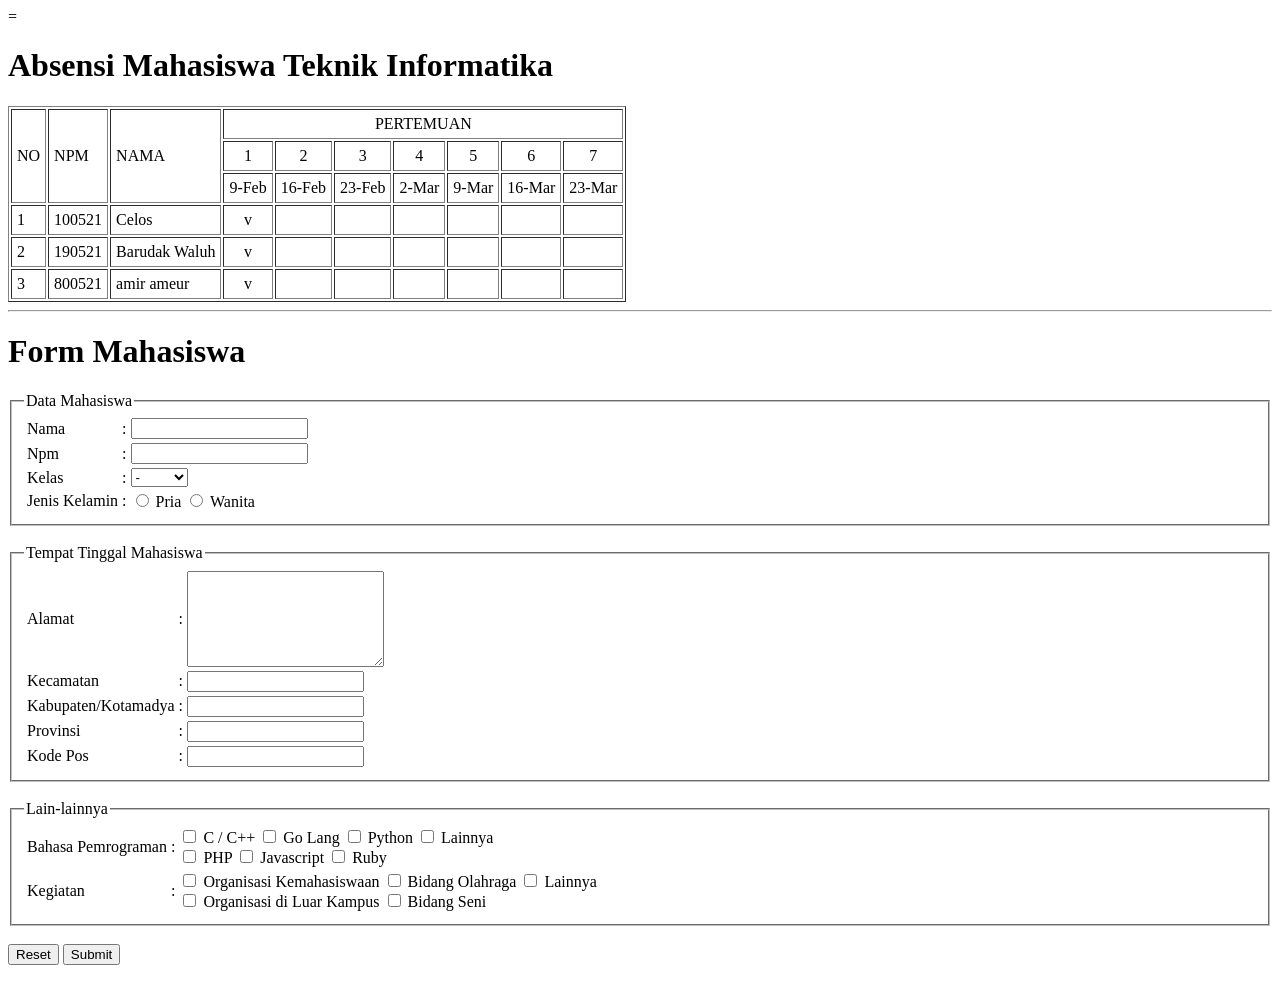
<file: TugasPraktikum2/prak.1.html>
=<!DOCTYPE html>
<html lang="id">
<head>
    <meta charset="UTF-8">
    <meta name="viewport" content="width=device-width, initial-scale=1.0">
    <title>Latihan HTML Mahasiswa</title>
</head>
<body>

    <h1>Absensi Mahasiswa Teknik Informatika</h1>

    <table border="1" cellspacing="2" cellpadding="5">
        <tr>
            <td rowspan="3">NO</td>
            <td rowspan="3">NPM</td>
            <td rowspan="3">NAMA</td>
            <td colspan="7" align="center">PERTEMUAN</td>
        </tr>
        <tr align="center">
            <td>1</td>
            <td>2</td>
            <td>3</td>
            <td>4</td>
            <td>5</td>
            <td>6</td>
            <td>7</td>
        </tr>
        <tr align="center">
            <td>9-Feb</td>
            <td>16-Feb</td>
            <td>23-Feb</td>
            <td>2-Mar</td>
            <td>9-Mar</td>
            <td>16-Mar</td>
            <td>23-Mar</td>
        </tr>
        <tr>
            <td>1</td>
            <td>100521</td>
            <td>Celos</td>
            <td align="center">v</td>
            <td></td>
            <td></td>
            <td></td>
            <td></td>
            <td></td>
            <td></td>
        </tr>
        <tr>
            <td>2</td>
            <td>190521</td>
            <td>Barudak Waluh</td>
            <td align="center">v</td>
            <td></td>
            <td></td>
            <td></td>
            <td></td>
            <td></td>
            <td></td>
        </tr>
        <tr>
            <td>3</td>
            <td>800521</td>
            <td>amir ameur</td>
            <td align="center">v</td>
            <td></td>
            <td></td>
            <td></td>
            <td></td>
            <td></td>
            <td></td>
        </tr>
    </table>

    <hr>

    <h1>Form Mahasiswa</h1>

    <form action="#" method="post">

        <fieldset>
            <legend>Data Mahasiswa</legend>

            <table>
                <tr>
                    <td><label for="nama">Nama</label></td>
                    <td>:</td>
                    <td>
                        <input type="text" id="nama" name="nama">
                    </td>
                </tr>
                <tr>
                    <td><label for="npm">Npm</label></td>
                    <td>:</td>
                    <td>
                        <input type="text" id="npm" name="npm">
                    </td>
                </tr>
                <tr>
                    <td><label for="kelas">Kelas</label></td>
                    <td>:</td>
                    <td>
                        <select id="kelas" name="kelas">
                            <option value="">-</option>
                            <option value="IF A">IF A</option>
                            <option value="IF B">IF B</option>
                            <option value="IF C">IF C</option>
                            <option value="IF NR">IF NR</option>
                        </select>
                    </td>
                </tr>
                <tr>
                    <td>Jenis Kelamin</td>
                    <td>:</td>
                    <td>
                        <input type="radio" id="pria"
                               name="jenis_kelamin" value="Pria">
                        <label for="pria">Pria</label>

                        <input type="radio" id="wanita"
                               name="jenis_kelamin" value="Wanita">
                        <label for="wanita">Wanita</label>
                    </td>
                </tr>
            </table>
        </fieldset>

        <br>

        <fieldset>
            <legend>Tempat Tinggal Mahasiswa</legend>

            <table>
                <tr>
                    <td><label for="alamat">Alamat</label></td>
                    <td>:</td>
                    <td>
                        <textarea id="alamat" name="alamat"
                                  rows="6" cols="22"></textarea>
                    </td>
                </tr>
                <tr>
                    <td><label for="kecamatan">Kecamatan</label></td>
                    <td>:</td>
                    <td>
                        <input type="text" id="kecamatan"
                               name="kecamatan">
                    </td>
                </tr>
                <tr>
                    <td><label for="kabupaten">Kabupaten/Kotamadya</label></td>
                    <td>:</td>
                    <td>
                        <input type="text" id="kabupaten"
                               name="kabupaten">
                    </td>
                </tr>
                <tr>
                    <td><label for="provinsi">Provinsi</label></td>
                    <td>:</td>
                    <td>
                        <input type="text" id="provinsi"
                               name="provinsi">
                    </td>
                </tr>
                <tr>
                    <td><label for="kode_pos">Kode Pos</label></td>
                    <td>:</td>
                    <td>
                        <input type="text" id="kode_pos"
                               name="kode_pos">
                    </td>
                </tr>
            </table>
        </fieldset>

        <br>

        <fieldset>
            <legend>Lain-lainnya</legend>

            <table>
                <tr>
                    <td>Bahasa Pemrograman</td>
                    <td>:</td>
                    <td>
                        <input type="checkbox" id="cpp"
                               name="bahasa[]" value="C/C++">
                        <label for="cpp">C / C++</label>

                        <input type="checkbox" id="golang"
                               name="bahasa[]" value="Go Lang">
                        <label for="golang">Go Lang</label>

                        <input type="checkbox" id="python"
                               name="bahasa[]" value="Python">
                        <label for="python">Python</label>

                        <input type="checkbox" id="lain_bahasa"
                               name="bahasa[]" value="Lainnya">
                        <label for="lain_bahasa">Lainnya</label>
                        <br>

                        <input type="checkbox" id="php"
                               name="bahasa[]" value="PHP">
                        <label for="php">PHP</label>

                        <input type="checkbox" id="javascript"
                               name="bahasa[]" value="Javascript">
                        <label for="javascript">Javascript</label>

                        <input type="checkbox" id="ruby"
                               name="bahasa[]" value="Ruby">
                        <label for="ruby">Ruby</label>
                    </td>
                </tr>

                <tr>
                    <td>Kegiatan</td>
                    <td>:</td>
                    <td>
                        <input type="checkbox" id="organisasi"
                               name="kegiatan[]" value="Organisasi Kemahasiswaan">
                        <label for="organisasi">Organisasi Kemahasiswaan</label>

                        <input type="checkbox" id="olahraga"
                               name="kegiatan[]" value="Bidang Olahraga">
                        <label for="olahraga">Bidang Olahraga</label>

                        <input type="checkbox" id="lain_kegiatan"
                               name="kegiatan[]" value="Lainnya">
                        <label for="lain_kegiatan">Lainnya</label>
                        <br>

                        <input type="checkbox" id="luar_kampus"
                               name="kegiatan[]" value="Organisasi di Luar Kampus">
                        <label for="luar_kampus">Organisasi di Luar Kampus</label>

                        <input type="checkbox" id="seni"
                               name="kegiatan[]" value="Bidang Seni">
                        <label for="seni">Bidang Seni</label>
                    </td>
                </tr>
            </table>
        </fieldset>

        <br>

        <input type="reset" value="Reset">
        <input type="submit" value="Submit">

    </form>

</body>
</html>
</file>
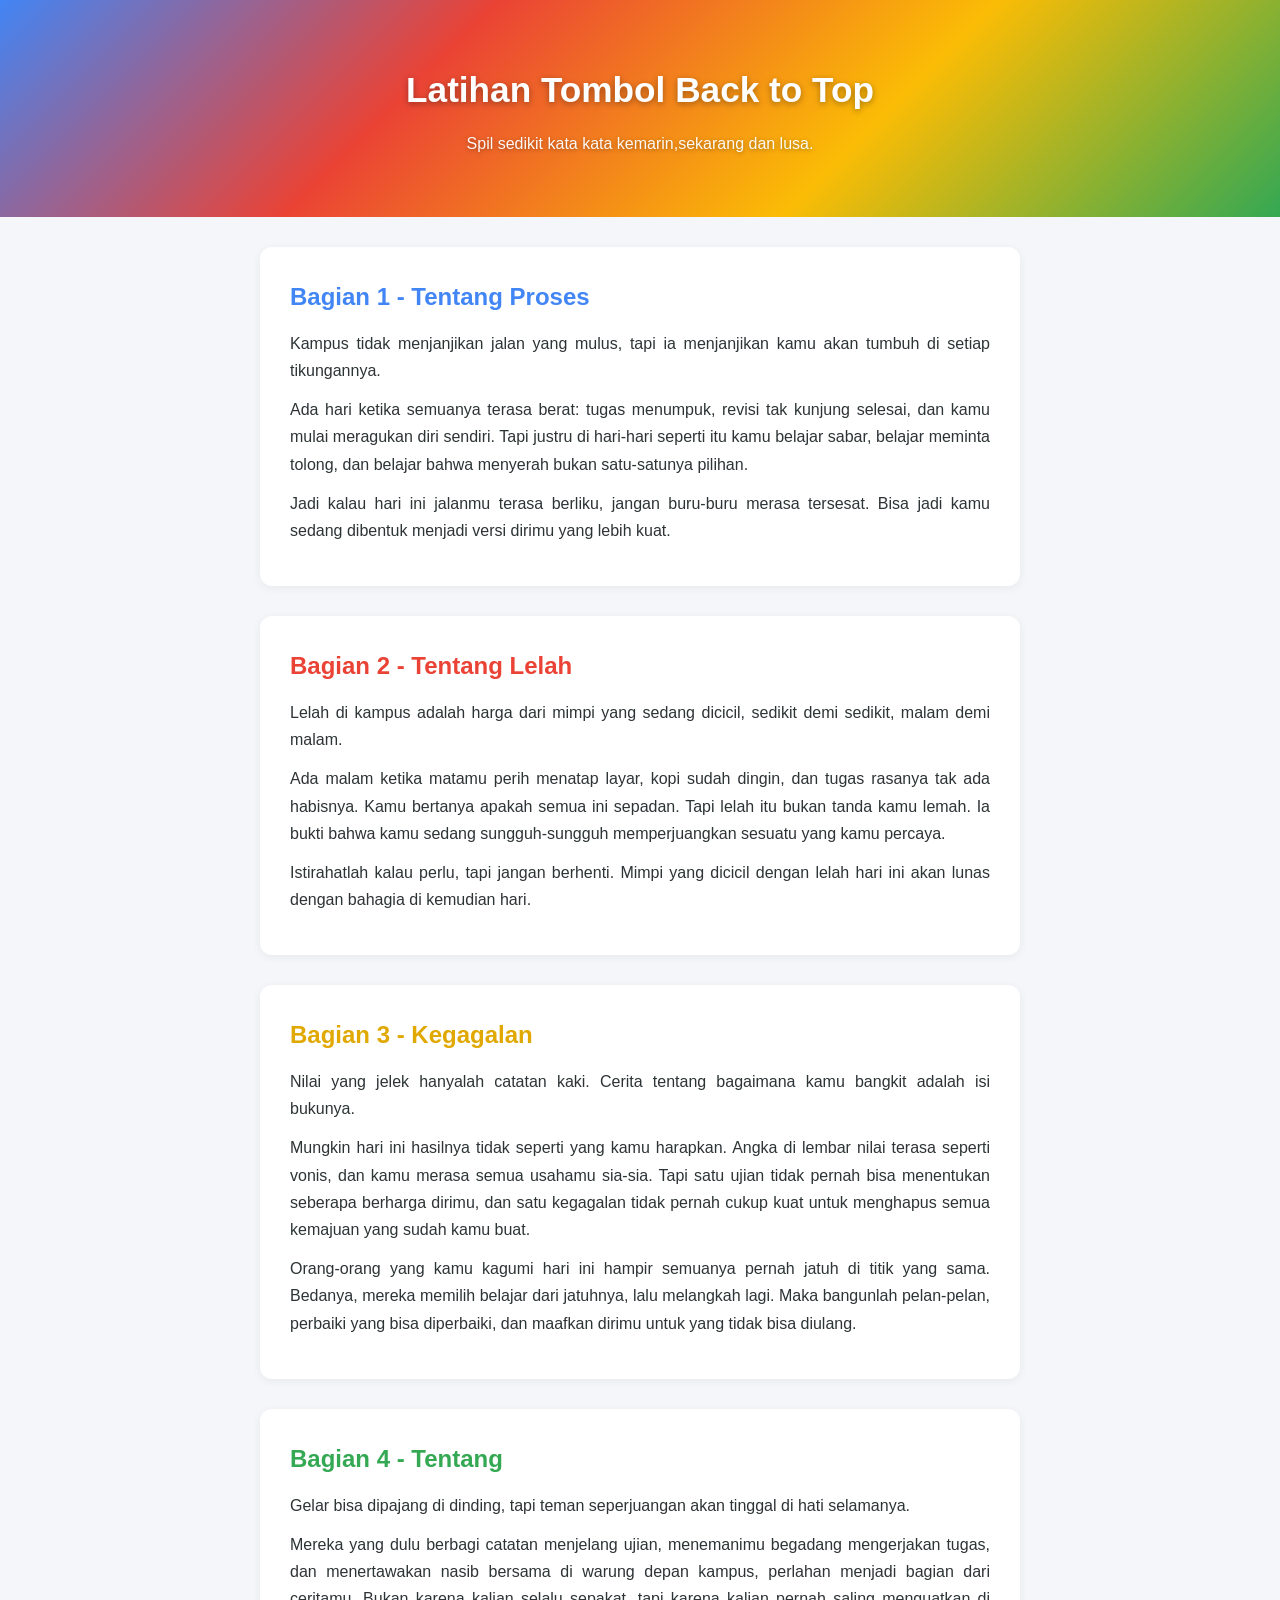
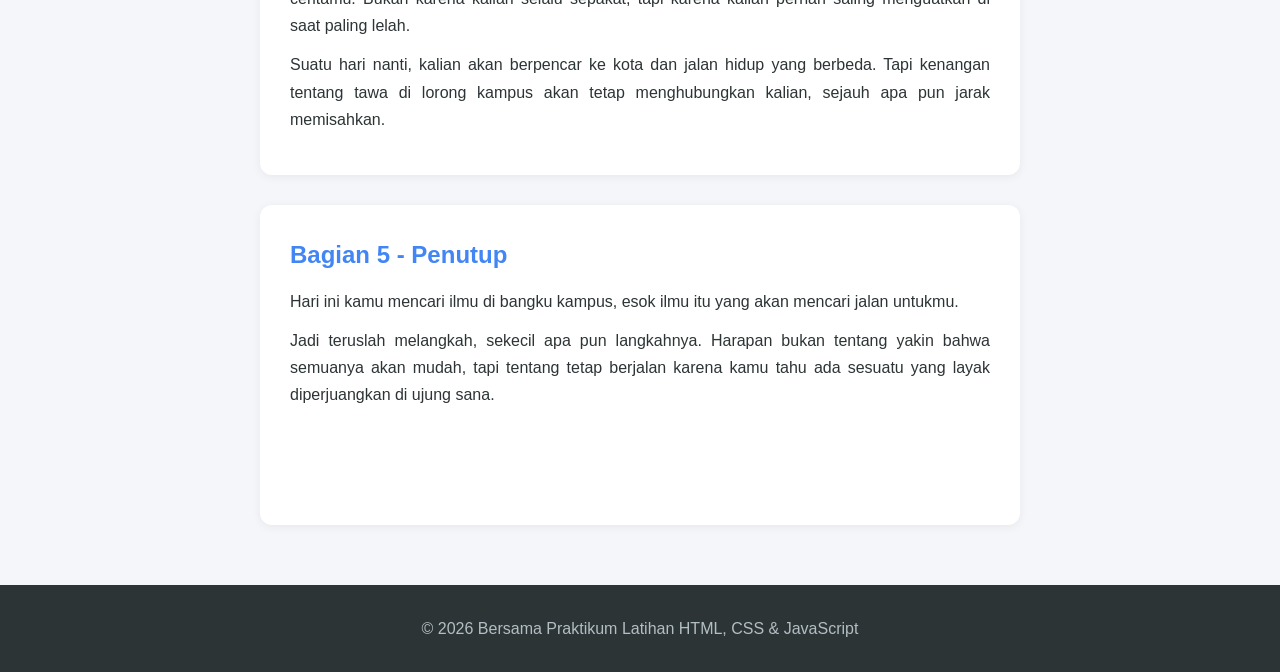
<file: TugasPraktikum4/TombolHalaman.index.html>
<!DOCTYPE html>
<html lang="id">
<head>
  <meta charset="UTF-8">
  <meta name="viewport" content="width=device-width, initial-scale=1.0">
  <title>Latihan Tombol Back to Top</title>
  <style>
    :root {
      --g-blue: #4285F4;
      --g-red: #EA4335;
      --g-yellow: #FBBC05;
      --g-green: #34A853;
      --g-gradient: linear-gradient(135deg, #4285F4, #EA4335, #FBBC05, #34A853);
    }

    * {
      margin: 0;
      padding: 0;
      box-sizing: border-box;
    }

    html {
      scroll-behavior: auto;
    }

    body {
      font-family: "Segoe UI", Tahoma, Geneva, Verdana, sans-serif;
      line-height: 1.7;
      color: #2d3436;
      background: #f5f6fa;
    }

    header {
      background: var(--g-gradient);
      color: #fff;
      text-align: center;
      padding: 60px 20px;
    }

    header h1 {
      font-size: 2.2rem;
      margin-bottom: 10px;
      text-shadow: 0 2px 6px rgba(0, 0, 0, 0.35);
    }

    header p {
      opacity: 0.95;
      text-shadow: 0 1px 4px rgba(0, 0, 0, 0.35);
    }

    main {
      max-width: 800px;
      margin: 0 auto;
      padding: 30px 20px;
    }

    section {
      background: #fff;
      border-radius: 12px;
      padding: 30px;
      margin-bottom: 30px;
      box-shadow: 0 2px 10px rgba(0, 0, 0, 0.06);
      min-height: 320px;
    }

    section h2 {
      color: var(--g-blue);
      margin-bottom: 12px;
    }

    section:nth-child(4n + 2) h2 { color: var(--g-red); }
    section:nth-child(4n + 3) h2 { color: #e0a800; }
    section:nth-child(4n + 4) h2 { color: var(--g-green); }

    section p {
      margin-bottom: 12px;
      text-align: justify;
    }

    footer {
      background: #2d3436;
      color: #b2bec3;
      text-align: center;
      padding: 30px 20px;
    }

    #btnTop {
      position: fixed;
      bottom: 30px;
      right: 30px;
      width: 52px;
      height: 52px;
      border: none;
      border-radius: 50%;
      background: var(--g-gradient);
      color: #fff;
      cursor: pointer;
      display: flex;
      align-items: center;
      justify-content: center;
      box-shadow: 0 4px 12px rgba(0, 0, 0, 0.3);
      z-index: 1000;

      visibility: hidden;
      pointer-events: none;

      opacity: 0;
      transition: opacity 0.3s ease, transform 0.2s ease, visibility 0.3s;
    }

    #btnTop.show {
      visibility: visible;
      pointer-events: auto;
      opacity: 0.5;
    }

    #btnTop.show:hover {
      opacity: 1;
      transform: translateY(-3px);
    }

    #btnTop svg {
      width: 26px;
      height: 26px;
      fill: none;
      stroke: #fff;
      stroke-width: 3;
      stroke-linecap: round;
      stroke-linejoin: round;
      filter: drop-shadow(0 1px 2px rgba(0, 0, 0, 0.4));
    }
  </style>
</head>
<body>

  <header id="top">
    <h1>Latihan Tombol Back to Top</h1>
    <p>Spil sedikit kata kata kemarin,sekarang dan lusa.</p>
  </header>

  <main>
    <section id="bagian1">
      <h2>Bagian 1 - Tentang Proses</h2>
      <p>Kampus tidak menjanjikan jalan yang mulus, tapi ia menjanjikan kamu akan tumbuh di setiap tikungannya.</p>
      <p>Ada hari ketika semuanya terasa berat: tugas menumpuk, revisi tak kunjung selesai, dan kamu mulai meragukan diri sendiri. Tapi justru di hari-hari seperti itu kamu belajar sabar, belajar meminta tolong, dan belajar bahwa menyerah bukan satu-satunya pilihan.</p>
      <p>Jadi kalau hari ini jalanmu terasa berliku, jangan buru-buru merasa tersesat. Bisa jadi kamu sedang dibentuk menjadi versi dirimu yang lebih kuat.</p>
    </section>

    <section id="bagian2">
      <h2>Bagian 2 - Tentang Lelah</h2>
      <p>Lelah di kampus adalah harga dari mimpi yang sedang dicicil, sedikit demi sedikit, malam demi malam.</p>
      <p>Ada malam ketika matamu perih menatap layar, kopi sudah dingin, dan tugas rasanya tak ada habisnya. Kamu bertanya apakah semua ini sepadan. Tapi lelah itu bukan tanda kamu lemah. Ia bukti bahwa kamu sedang sungguh-sungguh memperjuangkan sesuatu yang kamu percaya.</p>
      <p>Istirahatlah kalau perlu, tapi jangan berhenti. Mimpi yang dicicil dengan lelah hari ini akan lunas dengan bahagia di kemudian hari.</p>
    </section>

    <section id="bagian3">
      <h2>Bagian 3 - Kegagalan</h2>
      <p>Nilai yang jelek hanyalah catatan kaki. Cerita tentang bagaimana kamu bangkit adalah isi bukunya.</p>
      <p>Mungkin hari ini hasilnya tidak seperti yang kamu harapkan. Angka di lembar nilai terasa seperti vonis, dan kamu merasa semua usahamu sia-sia. Tapi satu ujian tidak pernah bisa menentukan seberapa berharga dirimu, dan satu kegagalan tidak pernah cukup kuat untuk menghapus semua kemajuan yang sudah kamu buat.</p>
      <p>Orang-orang yang kamu kagumi hari ini hampir semuanya pernah jatuh di titik yang sama. Bedanya, mereka memilih belajar dari jatuhnya, lalu melangkah lagi. Maka bangunlah pelan-pelan, perbaiki yang bisa diperbaiki, dan maafkan dirimu untuk yang tidak bisa diulang.</p>
    </section>

    <section id="bagian4">
      <h2>Bagian 4 - Tentang</h2>
      <p>Gelar bisa dipajang di dinding, tapi teman seperjuangan akan tinggal di hati selamanya.</p>
      <p>Mereka yang dulu berbagi catatan menjelang ujian, menemanimu begadang mengerjakan tugas, dan menertawakan nasib bersama di warung depan kampus, perlahan menjadi bagian dari ceritamu. Bukan karena kalian selalu sepakat, tapi karena kalian pernah saling menguatkan di saat paling lelah.</p>
      <p>Suatu hari nanti, kalian akan berpencar ke kota dan jalan hidup yang berbeda. Tapi kenangan tentang tawa di lorong kampus akan tetap menghubungkan kalian, sejauh apa pun jarak memisahkan.</p>
    </section>

    <section id="bagian5">
      <h2>Bagian 5 - Penutup</h2>
      <p>Hari ini kamu mencari ilmu di bangku kampus, esok ilmu itu yang akan mencari jalan untukmu.</p>
      <p>Jadi teruslah melangkah, sekecil apa pun langkahnya. Harapan bukan tentang yakin bahwa semuanya akan mudah, tapi tentang tetap berjalan karena kamu tahu ada sesuatu yang layak diperjuangkan di ujung sana.</p>
    </section>
  </main>

  <footer>
    <p>&copy; 2026 Bersama Praktikum Latihan HTML, CSS &amp; JavaScript</p>
  </footer>

  <button id="btnTop" aria-label="Kembali ke atas" title="Kembali ke atas">
    <svg viewBox="0 0 24 24" aria-hidden="true">
      <polyline points="6 15 12 9 18 15"></polyline>
    </svg>
  </button>

  <script>
    const btnTop = document.getElementById("btnTop");

    function toggleButton() {
      if (window.scrollY > 500) {
        btnTop.classList.add("show");
      } else {
        btnTop.classList.remove("show");
      }
    }

    window.addEventListener("scroll", toggleButton);
    toggleButton();

    btnTop.addEventListener("click", function () {
      window.scrollTo(0, 0);
    });
  </script>

</body>
</html>
</file>
